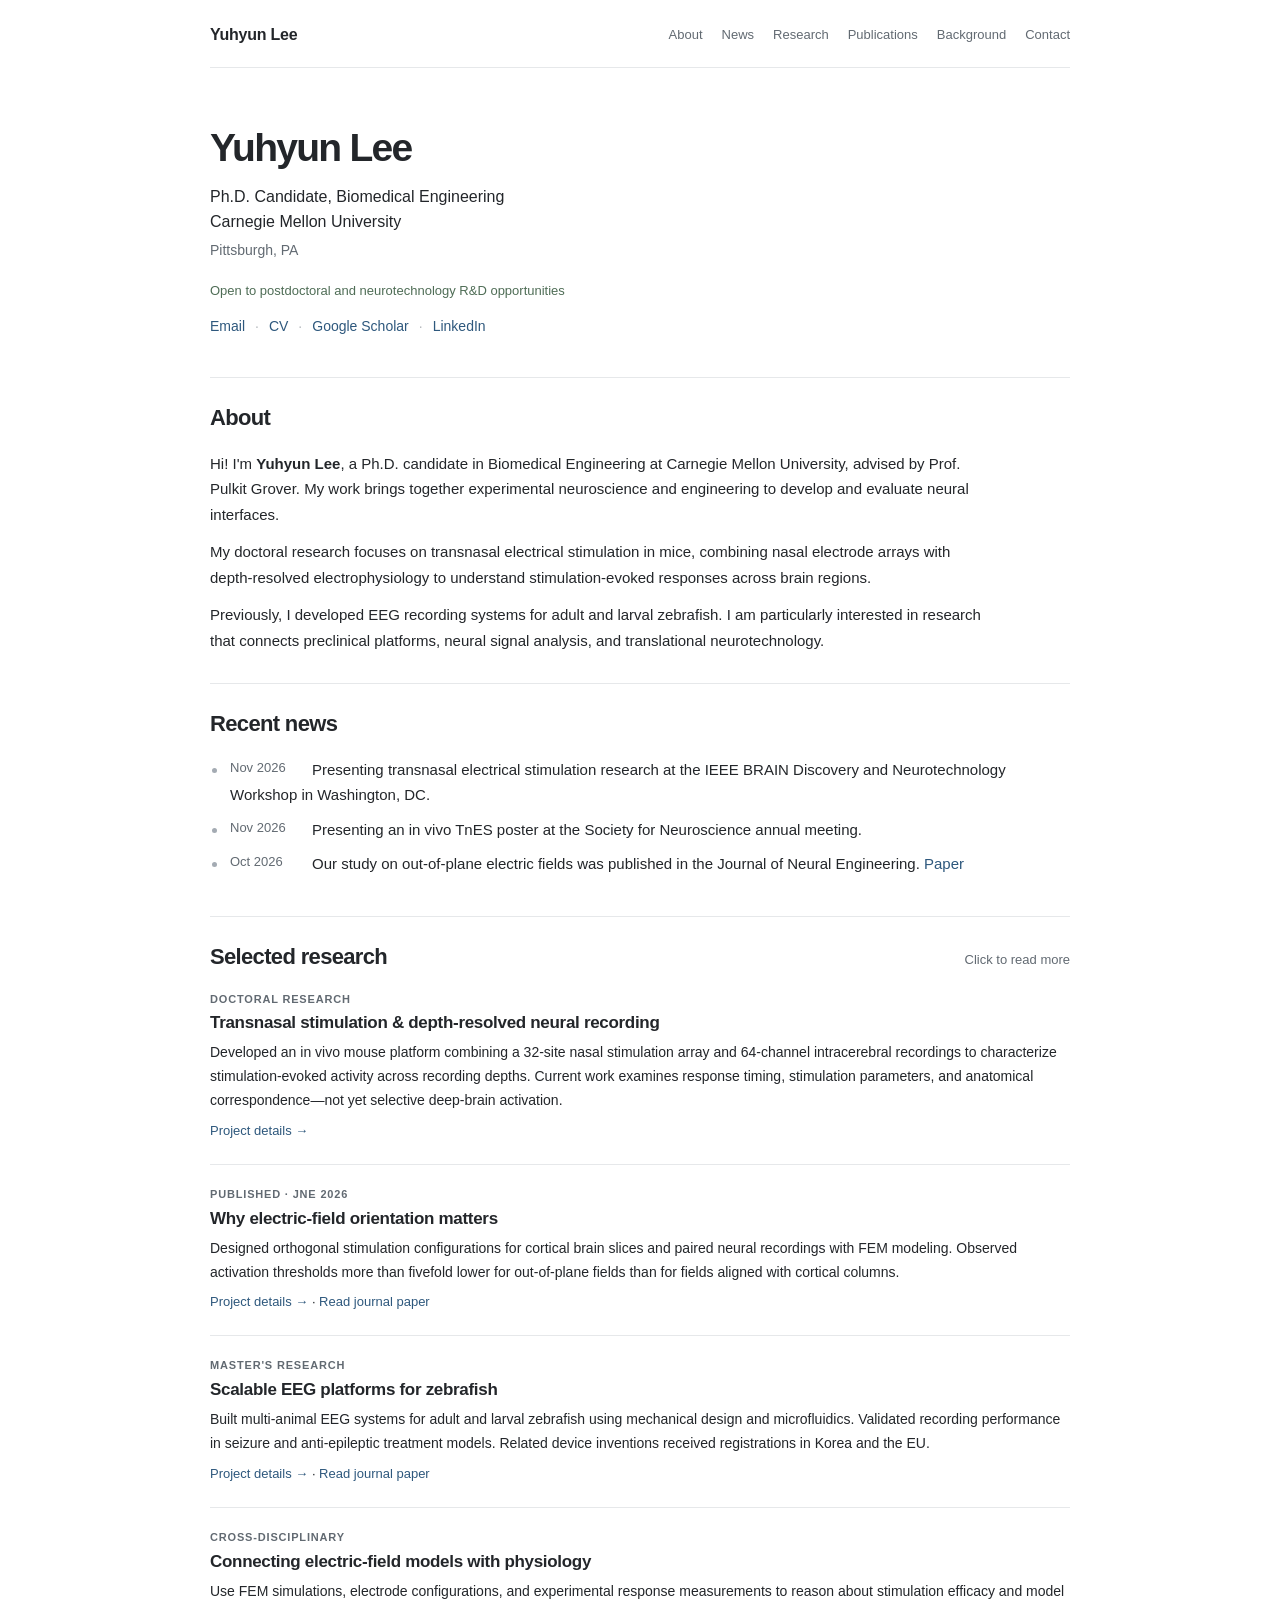
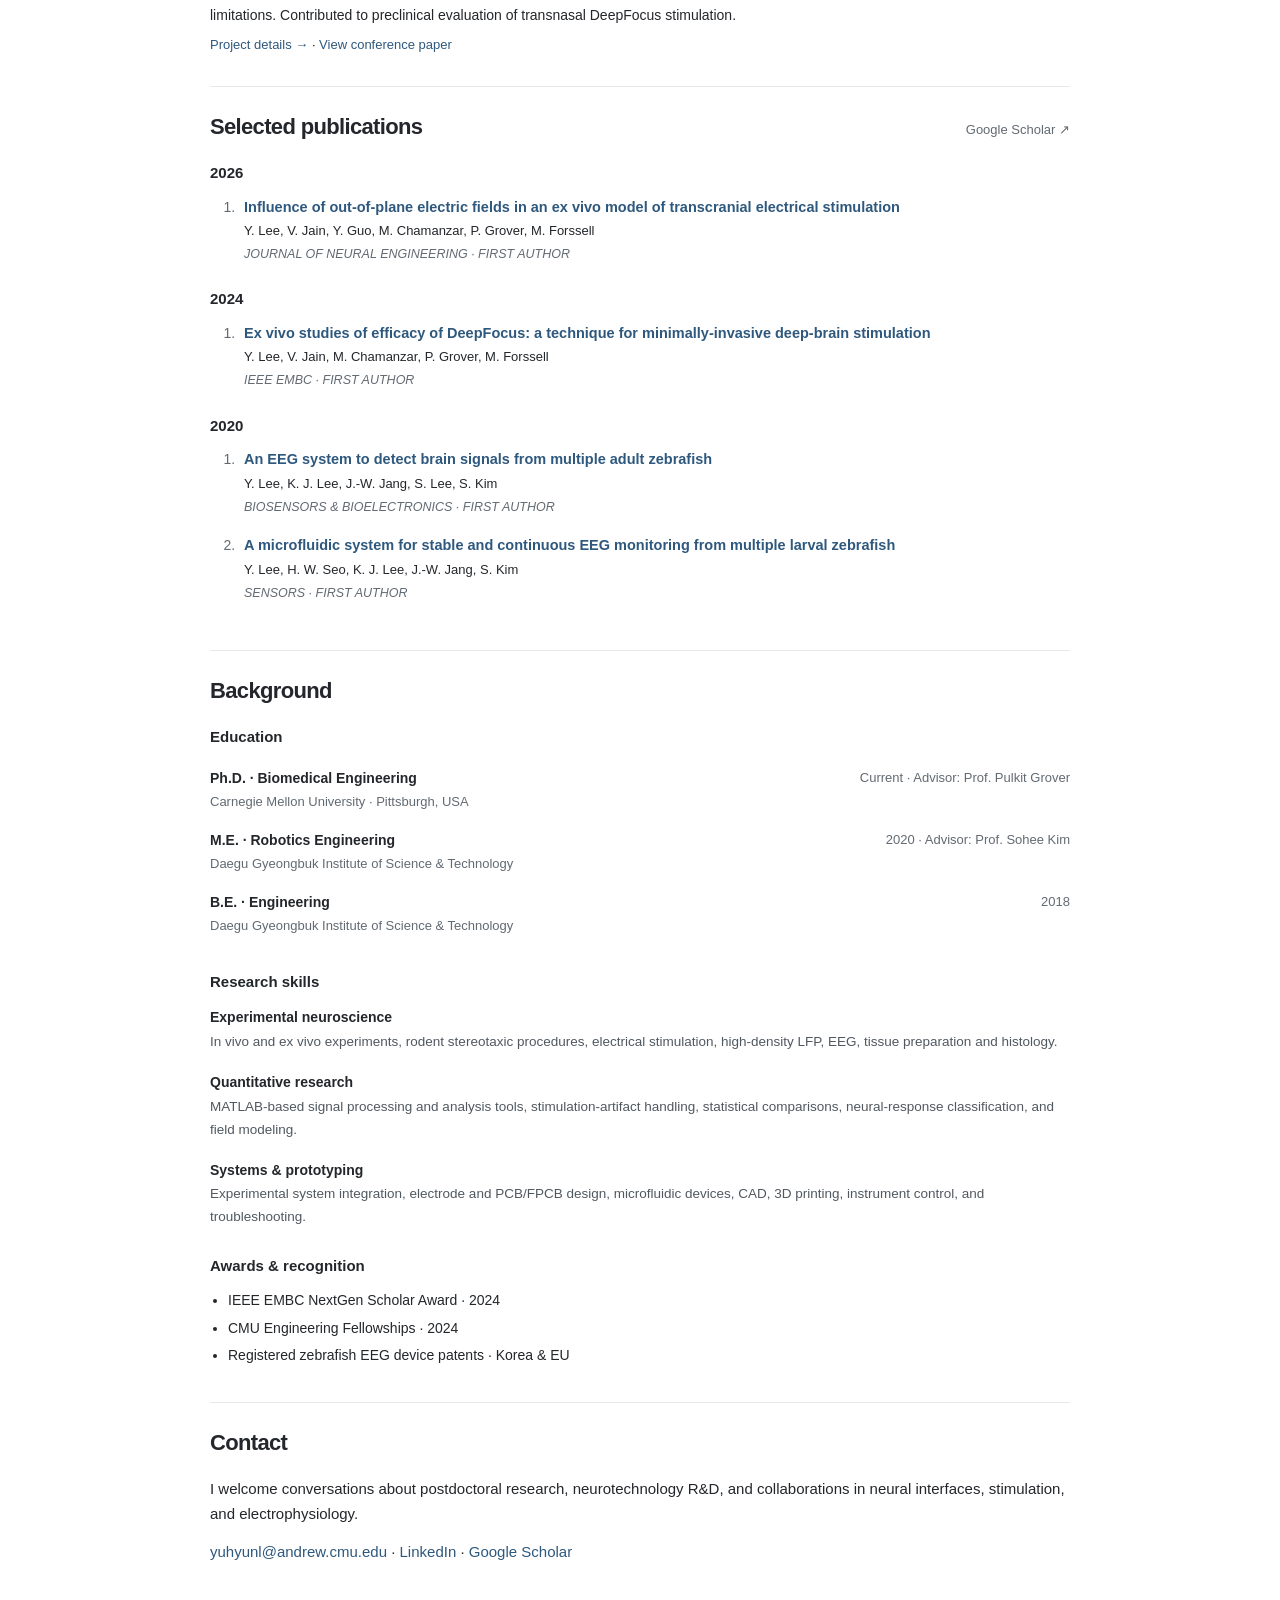
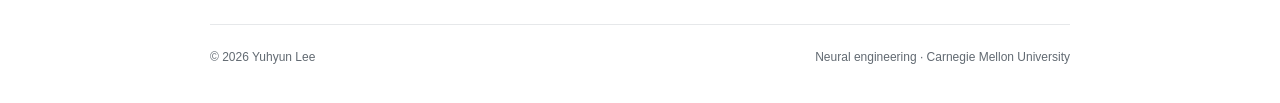
<file: index.html>
<!doctype html>
<html lang="en">
<head>
  <meta charset="utf-8">
  <meta name="viewport" content="width=device-width, initial-scale=1">
  <meta name="color-scheme" content="light">
  <meta name="theme-color" content="#ffffff">
  <meta name="description" content="Yuhyun Lee is a Biomedical Engineering Ph.D. candidate at Carnegie Mellon University building preclinical neural stimulation and electrophysiology platforms.">
  <meta property="og:title" content="Yuhyun Lee | Academic Profile">
  <meta property="og:description" content="Yuhyun Lee is a Biomedical Engineering Ph.D. candidate at Carnegie Mellon University building preclinical neural stimulation and electrophysiology platforms.">
  <meta property="og:type" content="website">
  <meta property="og:image" content="assets/social-preview.svg">
  <title>Yuhyun Lee | Academic Profile</title>
  <link rel="icon" href="assets/favicon.svg" type="image/svg+xml">
  <link rel="stylesheet" href="styles.css">
  <script type="application/ld+json">{"@context": "https://schema.org", "@type": "Person", "name": "Yuhyun Lee", "jobTitle": "Biomedical Engineering Ph.D. Candidate", "affiliation": {"@type": "Organization", "name": "Carnegie Mellon University"}, "email": "mailto:yuhyunl@andrew.cmu.edu", "sameAs": ["https://scholar.google.com/citations?user=YUVFgyQAAAAJ&hl=en", "https://www.linkedin.com/in/yuhyun-lee-01a385142/"]}</script>
</head>
<body>
  <a class="skip-link" href="#content">Skip to content</a>
  <div class="page">
    <header class="site-header">
      <a class="site-name" href="#top">Yuhyun Lee</a>
      <nav class="site-nav" aria-label="Main navigation">
        <a href="#about">About</a>
        <a href="#news">News</a>
        <a href="#research">Research</a>
        <a href="#publications">Publications</a>
        <a href="#background">Background</a>
        <a href="#contact">Contact</a>
      </nav>
    </header>
    <main id="content">
      <section class="intro" id="top" aria-labelledby="person-name">
        <div class="intro-copy">
          <h1 id="person-name">Yuhyun Lee</h1>
          <p class="intro-position">Ph.D. Candidate, Biomedical Engineering<br>Carnegie Mellon University</p>
          <p class="intro-location">Pittsburgh, PA</p>
          <p class="availability">Open to postdoctoral and neurotechnology R&amp;D opportunities</p>
          <div class="intro-links"><a href="mailto:yuhyunl@andrew.cmu.edu">Email</a><span class="link-dot"> · </span><a href="assets/Yuhyun_Lee_CV.pdf" download>CV</a><span class="link-dot"> · </span><a href="https://scholar.google.com/citations?user=YUVFgyQAAAAJ&amp;hl=en" rel="noopener noreferrer" target="_blank">Google Scholar</a><span class="link-dot"> · </span><a href="https://www.linkedin.com/in/yuhyun-lee-01a385142/" rel="noopener noreferrer" target="_blank">LinkedIn</a></div>
        </div>
        
      </section>
      <section id="about" class="content-section about" aria-labelledby="about-heading">
        <h2 id="about-heading">About</h2>
        <p>Hi! I'm <strong>Yuhyun Lee</strong>, a Ph.D. candidate in Biomedical Engineering at Carnegie Mellon University, advised by Prof. Pulkit Grover. My work brings together experimental neuroscience and engineering to develop and evaluate neural interfaces.</p>
        <p>My doctoral research focuses on transnasal electrical stimulation in mice, combining nasal electrode arrays with depth-resolved electrophysiology to understand stimulation-evoked responses across brain regions.</p>
        <p>Previously, I developed EEG recording systems for adult and larval zebrafish. I am particularly interested in research that connects preclinical platforms, neural signal analysis, and translational neurotechnology.</p>
      </section>
      <section id="news" class="content-section" aria-labelledby="news-heading">
        <h2 id="news-heading">Recent news</h2>
        <ul class="news-list"><li><time>Nov 2026</time><span>Presenting transnasal electrical stimulation research at the IEEE BRAIN Discovery and Neurotechnology Workshop in Washington, DC.</span></li>
<li><time>Nov 2026</time><span>Presenting an in vivo TnES poster at the Society for Neuroscience annual meeting.</span></li>
<li><time>Oct 2026</time><span>Our study on out-of-plane electric fields was published in the Journal of Neural Engineering. <a href="https://doi.org/10.1088/1741-2552/aeb04a" rel="noopener noreferrer" target="_blank">Paper</a></span></li></ul>
      </section>
      <section id="research" class="content-section" aria-labelledby="research-heading">
        <div class="section-title-row"><h2 id="research-heading">Selected research</h2><span class="section-note">Click to read more</span></div>
        <div class="research-list"><article class="research-item">
          <div class="research-text">
          <p class="research-eyebrow">DOCTORAL RESEARCH</p>
          <h3><a href="projects/transnasal-neural-recording/">Transnasal stimulation &amp; depth-resolved neural recording</a></h3>
          <p>Developed an in vivo mouse platform combining a 32-site nasal stimulation array and 64-channel intracerebral recordings to characterize stimulation-evoked activity across recording depths. Current work examines response timing, stimulation parameters, and anatomical correspondence—not yet selective deep-brain activation.</p>
          <div class="research-links"><a href="projects/transnasal-neural-recording/">Project details →</a></div>
          </div></article>
<article class="research-item">
          <div class="research-text">
          <p class="research-eyebrow">PUBLISHED · JNE 2026</p>
          <h3><a href="projects/electric-field-orientation/">Why electric-field orientation matters</a></h3>
          <p>Designed orthogonal stimulation configurations for cortical brain slices and paired neural recordings with FEM modeling. Observed activation thresholds more than fivefold lower for out-of-plane fields than for fields aligned with cortical columns.</p>
          <div class="research-links"><a href="projects/electric-field-orientation/">Project details →</a> · <a href="https://doi.org/10.1088/1741-2552/aeb04a" rel="noopener noreferrer" target="_blank">Read journal paper</a></div>
          </div></article>
<article class="research-item">
          <div class="research-text">
          <p class="research-eyebrow">MASTER&#x27;S RESEARCH</p>
          <h3><a href="projects/zebrafish-eeg-platforms/">Scalable EEG platforms for zebrafish</a></h3>
          <p>Built multi-animal EEG systems for adult and larval zebrafish using mechanical design and microfluidics. Validated recording performance in seizure and anti-epileptic treatment models. Related device inventions received registrations in Korea and the EU.</p>
          <div class="research-links"><a href="projects/zebrafish-eeg-platforms/">Project details →</a> · <a href="https://doi.org/10.1016/j.bios.2020.112315" rel="noopener noreferrer" target="_blank">Read journal paper</a></div>
          </div></article>
<article class="research-item">
          <div class="research-text">
          <p class="research-eyebrow">CROSS-DISCIPLINARY</p>
          <h3><a href="projects/electrical-field-modeling/">Connecting electric-field models with physiology</a></h3>
          <p>Use FEM simulations, electrode configurations, and experimental response measurements to reason about stimulation efficacy and model limitations. Contributed to preclinical evaluation of transnasal DeepFocus stimulation.</p>
          <div class="research-links"><a href="projects/electrical-field-modeling/">Project details →</a> · <a href="https://doi.org/10.1109/EMBC53108.2024.10781751" rel="noopener noreferrer" target="_blank">View conference paper</a></div>
          </div></article></div>
      </section>
      <section id="publications" class="content-section" aria-labelledby="publications-heading">
        <div class="section-title-row"><h2 id="publications-heading">Selected publications</h2><a href="https://scholar.google.com/citations?user=YUVFgyQAAAAJ&amp;hl=en" rel="noopener noreferrer" target="_blank">Google Scholar ↗</a></div>
        <h3 class="pub-year">2026</h3><ol class="publication-list">
<li><div class="pub-title"><a href="https://doi.org/10.1088/1741-2552/aeb04a" target="_blank" rel="noopener noreferrer">Influence of out-of-plane electric fields in an ex vivo model of transcranial electrical stimulation</a></div><div class="pub-authors">Y. Lee, V. Jain, Y. Guo, M. Chamanzar, P. Grover, M. Forssell</div><div class="pub-venue">JOURNAL OF NEURAL ENGINEERING · FIRST AUTHOR</div></li>
</ol>
<h3 class="pub-year">2024</h3><ol class="publication-list">
<li><div class="pub-title"><a href="https://doi.org/10.1109/EMBC53108.2024.10781751" target="_blank" rel="noopener noreferrer">Ex vivo studies of efficacy of DeepFocus: a technique for minimally-invasive deep-brain stimulation</a></div><div class="pub-authors">Y. Lee, V. Jain, M. Chamanzar, P. Grover, M. Forssell</div><div class="pub-venue">IEEE EMBC · FIRST AUTHOR</div></li>
</ol>
<h3 class="pub-year">2020</h3><ol class="publication-list">
<li><div class="pub-title"><a href="https://doi.org/10.1016/j.bios.2020.112315" target="_blank" rel="noopener noreferrer">An EEG system to detect brain signals from multiple adult zebrafish</a></div><div class="pub-authors">Y. Lee, K. J. Lee, J.-W. Jang, S. Lee, S. Kim</div><div class="pub-venue">BIOSENSORS &amp; BIOELECTRONICS · FIRST AUTHOR</div></li>
<li><div class="pub-title"><a href="https://doi.org/10.3390/s20205903" target="_blank" rel="noopener noreferrer">A microfluidic system for stable and continuous EEG monitoring from multiple larval zebrafish</a></div><div class="pub-authors">Y. Lee, H. W. Seo, K. J. Lee, J.-W. Jang, S. Kim</div><div class="pub-venue">SENSORS · FIRST AUTHOR</div></li>
</ol>
      </section>
      <section id="background" class="content-section" aria-labelledby="background-heading">
        <h2 id="background-heading">Background</h2>
        <h3 class="subsection-heading">Education</h3>
        <div class="simple-list"><div class="education-row"><div><strong>Ph.D. · Biomedical Engineering</strong><span>Carnegie Mellon University · Pittsburgh, USA</span></div><small>Current · Advisor: Prof. Pulkit Grover</small></div>
<div class="education-row"><div><strong>M.E. · Robotics Engineering</strong><span>Daegu Gyeongbuk Institute of Science &amp; Technology</span></div><small>2020 · Advisor: Prof. Sohee Kim</small></div>
<div class="education-row"><div><strong>B.E. · Engineering</strong><span>Daegu Gyeongbuk Institute of Science &amp; Technology</span></div><small>2018</small></div></div>
        <h3 class="subsection-heading">Research skills</h3>
        <div class="skill-list"><div class="skill-row"><strong>Experimental neuroscience</strong><p>In vivo and ex vivo experiments, rodent stereotaxic procedures, electrical stimulation, high-density LFP, EEG, tissue preparation and histology.</p></div>
<div class="skill-row"><strong>Quantitative research</strong><p>MATLAB-based signal processing and analysis tools, stimulation-artifact handling, statistical comparisons, neural-response classification, and field modeling.</p></div>
<div class="skill-row"><strong>Systems &amp; prototyping</strong><p>Experimental system integration, electrode and PCB/FPCB design, microfluidic devices, CAD, 3D printing, instrument control, and troubleshooting.</p></div></div>
        <h3 class="subsection-heading">Awards &amp; recognition</h3>
        <ul class="plain-list"><li>IEEE EMBC NextGen Scholar Award · 2024</li>
<li>CMU Engineering Fellowships · 2024</li>
<li>Registered zebrafish EEG device patents · Korea &amp; EU</li></ul>
      </section>
      <section id="contact" class="content-section contact" aria-labelledby="contact-heading">
        <h2 id="contact-heading">Contact</h2>
        <p>I welcome conversations about postdoctoral research, neurotechnology R&amp;D, and collaborations in neural interfaces, stimulation, and electrophysiology.</p>
        <p><a href="mailto:yuhyunl@andrew.cmu.edu">yuhyunl@andrew.cmu.edu</a> · <a href="https://www.linkedin.com/in/yuhyun-lee-01a385142/" target="_blank" rel="noopener noreferrer">LinkedIn</a> · <a href="https://scholar.google.com/citations?user=YUVFgyQAAAAJ&amp;hl=en" target="_blank" rel="noopener noreferrer">Google Scholar</a></p>
      </section>
    </main>
    <footer class="site-footer"><span>© 2026 Yuhyun Lee</span><span>Neural engineering · Carnegie Mellon University</span></footer>
  </div>
</body>
</html>
</file>
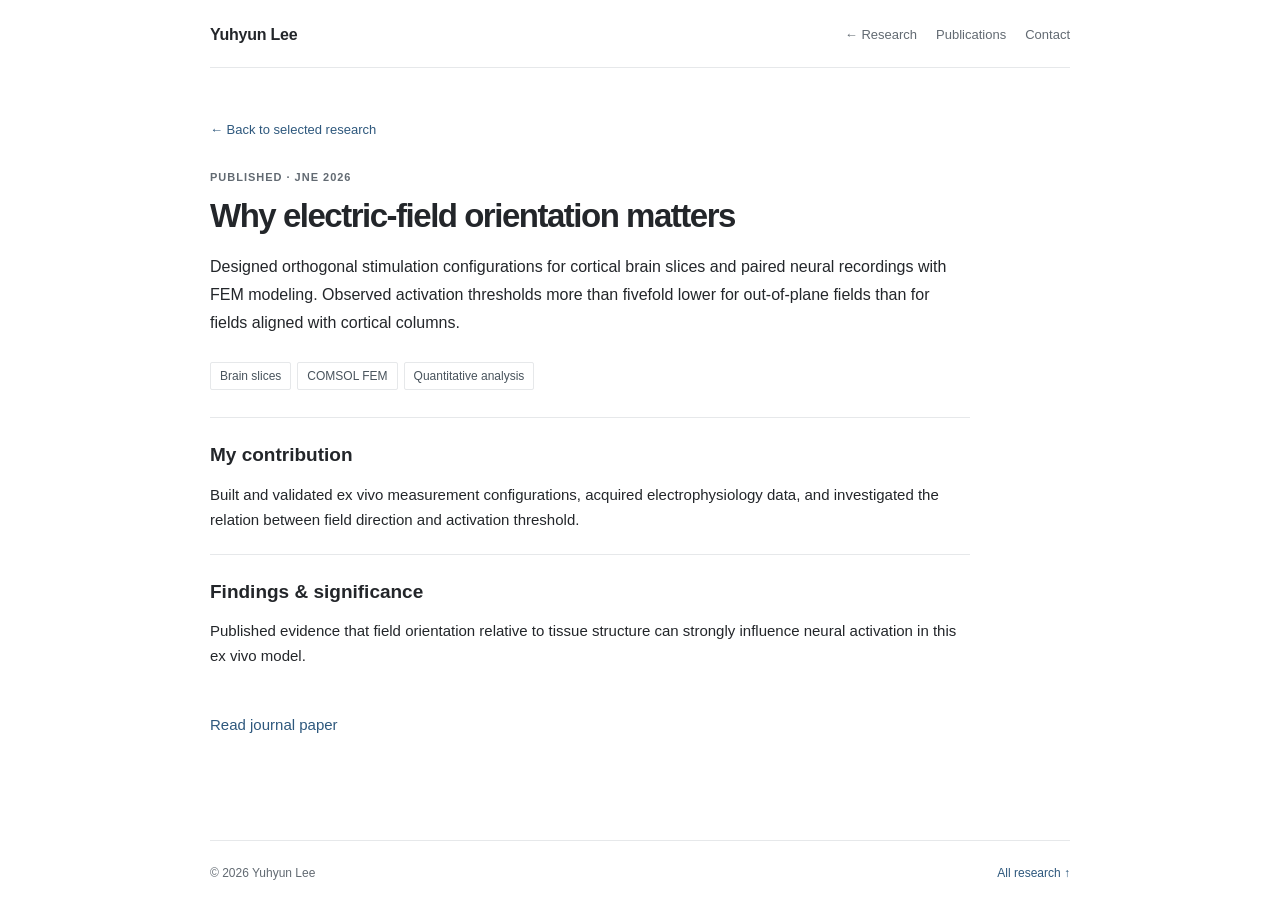
<file: projects/electric-field-orientation/index.html>
<!doctype html><html lang="en"><head><meta charset="utf-8"><meta name="viewport" content="width=device-width,initial-scale=1"><meta name="color-scheme" content="light"><meta name="theme-color" content="#ffffff"><meta name="description" content="Designed orthogonal stimulation configurations for cortical brain slices and paired neural recordings with FEM modeling. Observed activation thresholds more than fivefold lower for out-of-plane fields than for fields aligned with cortical columns."><title>Why electric-field orientation matters | Yuhyun Lee</title><link rel="icon" href="../../assets/favicon.svg" type="image/svg+xml"><link rel="stylesheet" href="../../styles.css"><link rel="stylesheet" href="../../project-detail.css"></head><body><a class="skip-link" href="#project">Skip to content</a>
      <div class="page"><header class="site-header"><a href="../../index.html" class="site-name">Yuhyun Lee</a><nav class="site-nav" aria-label="Page navigation"><a href="../../index.html#research">← Research</a><a href="../../index.html#publications">Publications</a><a href="../../index.html#contact">Contact</a></nav></header>
      <main id="project" class="detail-page"><a href="../../index.html#research" class="detail-back">← Back to selected research</a><div class="detail-kicker">PUBLISHED · JNE 2026</div><h1>Why electric-field orientation matters</h1>
      <p class="detail-summary">Designed orthogonal stimulation configurations for cortical brain slices and paired neural recordings with FEM modeling. Observed activation thresholds more than fivefold lower for out-of-plane fields than for fields aligned with cortical columns.</p><div class="detail-tags"><span>Brain slices</span><span>COMSOL FEM</span><span>Quantitative analysis</span></div>
      <section><h2>My contribution</h2><p>Built and validated ex vivo measurement configurations, acquired electrophysiology data, and investigated the relation between field direction and activation threshold.</p></section>
      <section><h2>Findings &amp; significance</h2><p>Published evidence that field orientation relative to tissue structure can strongly influence neural activation in this ex vivo model.</p></section>
      <p class="detail-paper"><a href="https://doi.org/10.1088/1741-2552/aeb04a" rel="noopener noreferrer" target="_blank">Read journal paper</a></p>
      
      </main><footer class="site-footer"><span>© 2026 Yuhyun Lee</span><a href="../../index.html#research">All research ↑</a></footer></div></body></html>
</file>
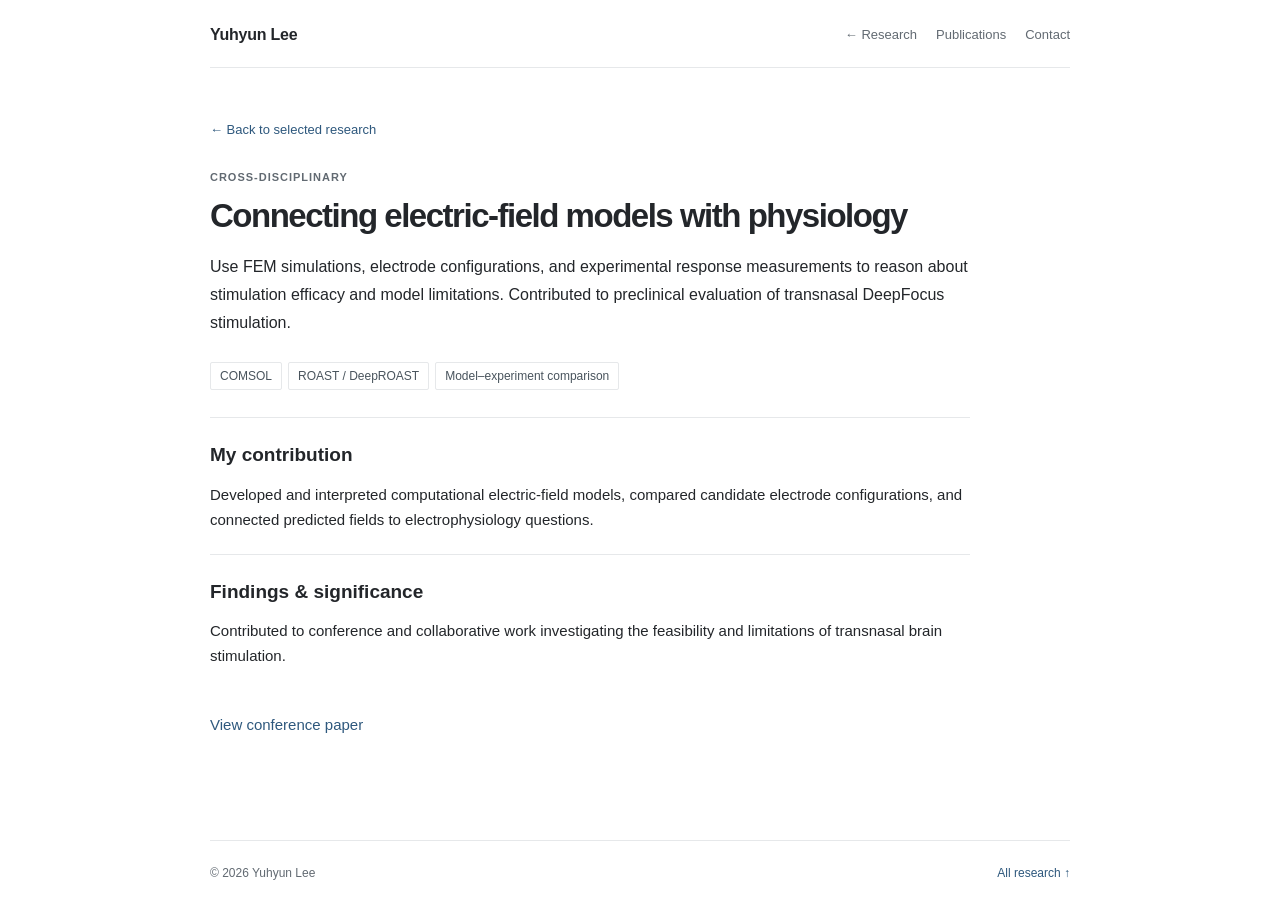
<file: projects/electrical-field-modeling/index.html>
<!doctype html><html lang="en"><head><meta charset="utf-8"><meta name="viewport" content="width=device-width,initial-scale=1"><meta name="color-scheme" content="light"><meta name="theme-color" content="#ffffff"><meta name="description" content="Use FEM simulations, electrode configurations, and experimental response measurements to reason about stimulation efficacy and model limitations. Contributed to preclinical evaluation of transnasal DeepFocus stimulation."><title>Connecting electric-field models with physiology | Yuhyun Lee</title><link rel="icon" href="../../assets/favicon.svg" type="image/svg+xml"><link rel="stylesheet" href="../../styles.css"><link rel="stylesheet" href="../../project-detail.css"></head><body><a class="skip-link" href="#project">Skip to content</a>
      <div class="page"><header class="site-header"><a href="../../index.html" class="site-name">Yuhyun Lee</a><nav class="site-nav" aria-label="Page navigation"><a href="../../index.html#research">← Research</a><a href="../../index.html#publications">Publications</a><a href="../../index.html#contact">Contact</a></nav></header>
      <main id="project" class="detail-page"><a href="../../index.html#research" class="detail-back">← Back to selected research</a><div class="detail-kicker">CROSS-DISCIPLINARY</div><h1>Connecting electric-field models with physiology</h1>
      <p class="detail-summary">Use FEM simulations, electrode configurations, and experimental response measurements to reason about stimulation efficacy and model limitations. Contributed to preclinical evaluation of transnasal DeepFocus stimulation.</p><div class="detail-tags"><span>COMSOL</span><span>ROAST / DeepROAST</span><span>Model–experiment comparison</span></div>
      <section><h2>My contribution</h2><p>Developed and interpreted computational electric-field models, compared candidate electrode configurations, and connected predicted fields to electrophysiology questions.</p></section>
      <section><h2>Findings &amp; significance</h2><p>Contributed to conference and collaborative work investigating the feasibility and limitations of transnasal brain stimulation.</p></section>
      <p class="detail-paper"><a href="https://doi.org/10.1109/EMBC53108.2024.10781751" rel="noopener noreferrer" target="_blank">View conference paper</a></p>
      
      </main><footer class="site-footer"><span>© 2026 Yuhyun Lee</span><a href="../../index.html#research">All research ↑</a></footer></div></body></html>
</file>
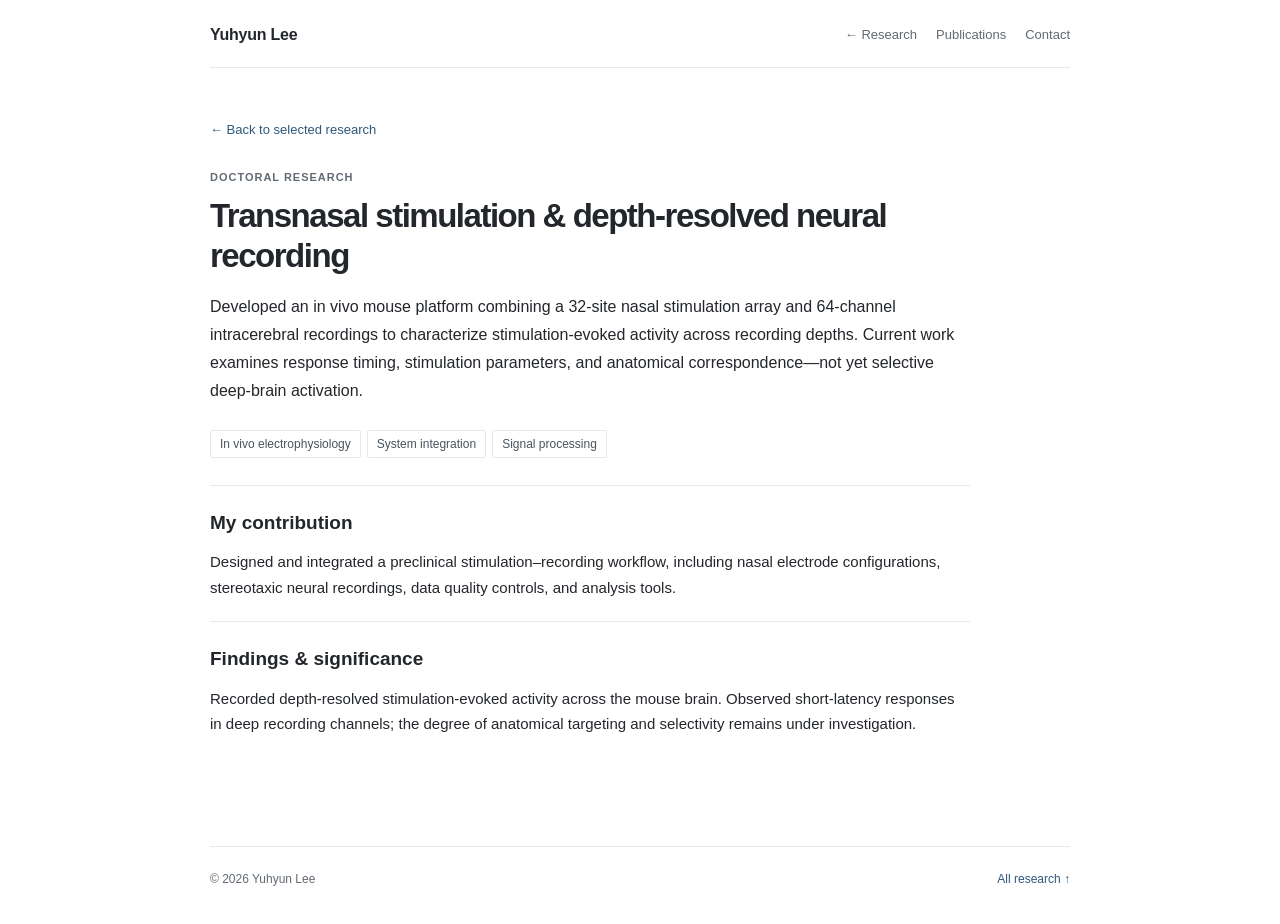
<file: projects/transnasal-neural-recording/index.html>
<!doctype html><html lang="en"><head><meta charset="utf-8"><meta name="viewport" content="width=device-width,initial-scale=1"><meta name="color-scheme" content="light"><meta name="theme-color" content="#ffffff"><meta name="description" content="Developed an in vivo mouse platform combining a 32-site nasal stimulation array and 64-channel intracerebral recordings to characterize stimulation-evoked activity across recording depths. Current work examines response timing, stimulation parameters, and anatomical correspondence—not yet selective deep-brain activation."><title>Transnasal stimulation &amp; depth-resolved neural recording | Yuhyun Lee</title><link rel="icon" href="../../assets/favicon.svg" type="image/svg+xml"><link rel="stylesheet" href="../../styles.css"><link rel="stylesheet" href="../../project-detail.css"></head><body><a class="skip-link" href="#project">Skip to content</a>
      <div class="page"><header class="site-header"><a href="../../index.html" class="site-name">Yuhyun Lee</a><nav class="site-nav" aria-label="Page navigation"><a href="../../index.html#research">← Research</a><a href="../../index.html#publications">Publications</a><a href="../../index.html#contact">Contact</a></nav></header>
      <main id="project" class="detail-page"><a href="../../index.html#research" class="detail-back">← Back to selected research</a><div class="detail-kicker">DOCTORAL RESEARCH</div><h1>Transnasal stimulation &amp; depth-resolved neural recording</h1>
      <p class="detail-summary">Developed an in vivo mouse platform combining a 32-site nasal stimulation array and 64-channel intracerebral recordings to characterize stimulation-evoked activity across recording depths. Current work examines response timing, stimulation parameters, and anatomical correspondence—not yet selective deep-brain activation.</p><div class="detail-tags"><span>In vivo electrophysiology</span><span>System integration</span><span>Signal processing</span></div>
      <section><h2>My contribution</h2><p>Designed and integrated a preclinical stimulation–recording workflow, including nasal electrode configurations, stereotaxic neural recordings, data quality controls, and analysis tools.</p></section>
      <section><h2>Findings &amp; significance</h2><p>Recorded depth-resolved stimulation-evoked activity across the mouse brain. Observed short-latency responses in deep recording channels; the degree of anatomical targeting and selectivity remains under investigation.</p></section>
      
      
      </main><footer class="site-footer"><span>© 2026 Yuhyun Lee</span><a href="../../index.html#research">All research ↑</a></footer></div></body></html>
</file>
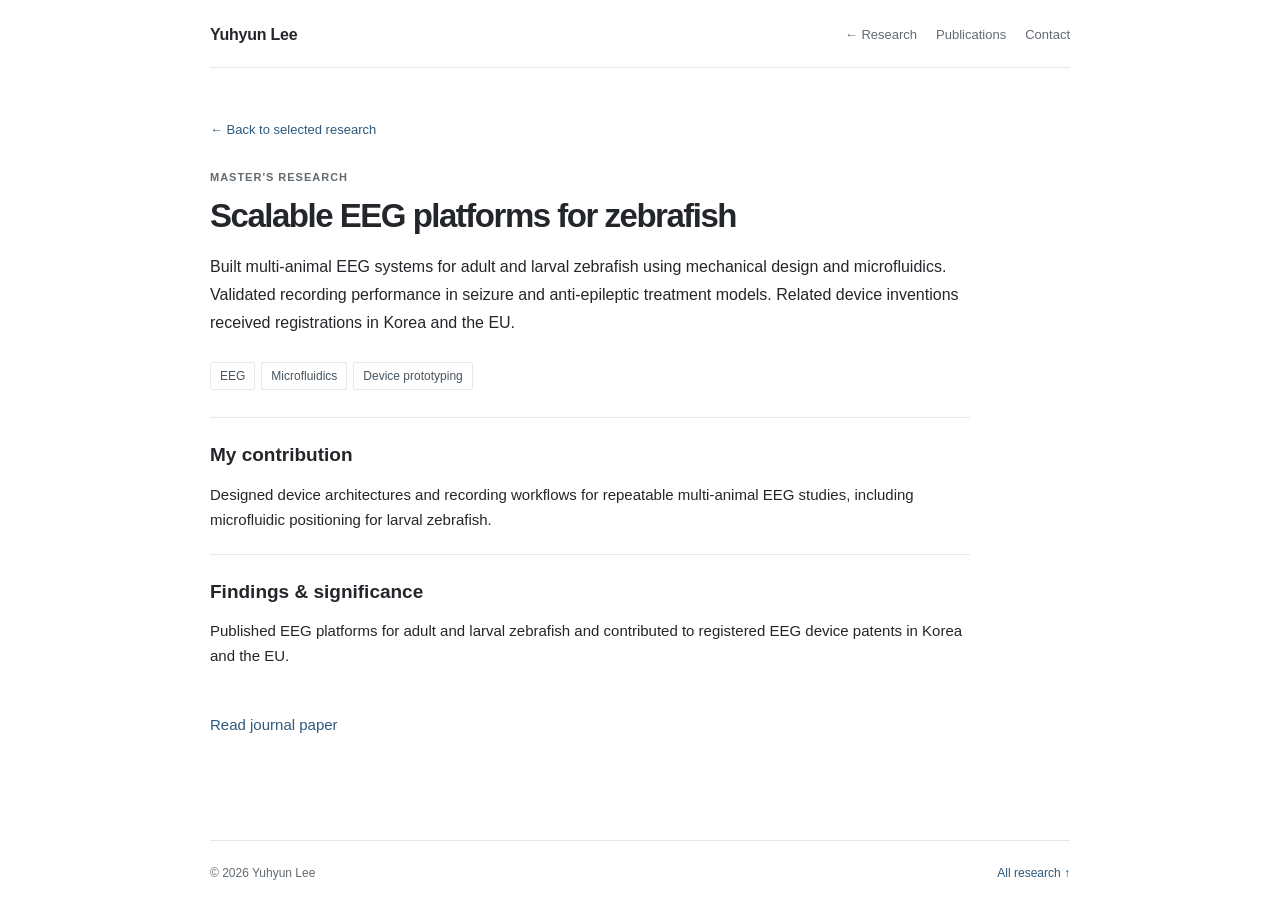
<file: projects/zebrafish-eeg-platforms/index.html>
<!doctype html><html lang="en"><head><meta charset="utf-8"><meta name="viewport" content="width=device-width,initial-scale=1"><meta name="color-scheme" content="light"><meta name="theme-color" content="#ffffff"><meta name="description" content="Built multi-animal EEG systems for adult and larval zebrafish using mechanical design and microfluidics. Validated recording performance in seizure and anti-epileptic treatment models. Related device inventions received registrations in Korea and the EU."><title>Scalable EEG platforms for zebrafish | Yuhyun Lee</title><link rel="icon" href="../../assets/favicon.svg" type="image/svg+xml"><link rel="stylesheet" href="../../styles.css"><link rel="stylesheet" href="../../project-detail.css"></head><body><a class="skip-link" href="#project">Skip to content</a>
      <div class="page"><header class="site-header"><a href="../../index.html" class="site-name">Yuhyun Lee</a><nav class="site-nav" aria-label="Page navigation"><a href="../../index.html#research">← Research</a><a href="../../index.html#publications">Publications</a><a href="../../index.html#contact">Contact</a></nav></header>
      <main id="project" class="detail-page"><a href="../../index.html#research" class="detail-back">← Back to selected research</a><div class="detail-kicker">MASTER&#x27;S RESEARCH</div><h1>Scalable EEG platforms for zebrafish</h1>
      <p class="detail-summary">Built multi-animal EEG systems for adult and larval zebrafish using mechanical design and microfluidics. Validated recording performance in seizure and anti-epileptic treatment models. Related device inventions received registrations in Korea and the EU.</p><div class="detail-tags"><span>EEG</span><span>Microfluidics</span><span>Device prototyping</span></div>
      <section><h2>My contribution</h2><p>Designed device architectures and recording workflows for repeatable multi-animal EEG studies, including microfluidic positioning for larval zebrafish.</p></section>
      <section><h2>Findings &amp; significance</h2><p>Published EEG platforms for adult and larval zebrafish and contributed to registered EEG device patents in Korea and the EU.</p></section>
      <p class="detail-paper"><a href="https://doi.org/10.1016/j.bios.2020.112315" rel="noopener noreferrer" target="_blank">Read journal paper</a></p>
      
      </main><footer class="site-footer"><span>© 2026 Yuhyun Lee</span><a href="../../index.html#research">All research ↑</a></footer></div></body></html>
</file>
<file: styles.css>
/* Minimal academic profile — content managed via Pages CMS. */
:root { --text:#23262a; --muted:#626a72; --blue:#2e587d; --blue-hover:#173b5e; --line:#e6e8ea; --surface:#ffffff; --soft:#f5f7f8; }
* { box-sizing:border-box; }
html { scroll-behavior:smooth; scroll-padding-top:24px; }
body { margin:0; background:var(--surface); color:var(--text); font-family:-apple-system,BlinkMacSystemFont,"Segoe UI",Helvetica,Arial,sans-serif; font-size:15px; line-height:1.7; -webkit-font-smoothing:antialiased; }
a { color:var(--blue); text-decoration:none; text-underline-offset:3px; }
a:hover { color:var(--blue-hover); text-decoration:underline; }
a:focus-visible { outline:2px solid var(--blue); outline-offset:3px; }
.page { width:min(100% - 48px,860px); margin:0 auto; }
.skip-link { position:absolute; top:-60px; left:1rem; z-index:100; padding:8px 14px; background:#fff; border:1px solid var(--line); }
.skip-link:focus { top:12px; }
.site-header { display:flex; align-items:center; justify-content:space-between; gap:24px; border-bottom:1px solid var(--line); padding:21px 0 19px; }
.site-name { font-size:16px; color:var(--text); font-weight:650; letter-spacing:-.015em; white-space:nowrap; }
.site-name:hover { text-decoration:none; }
.site-nav { display:flex; flex-wrap:wrap; align-items:center; column-gap:19px; row-gap:4px; }
.site-nav a { font-size:13px; color:var(--muted); }
.site-nav a:hover { color:var(--blue); }
.intro { display:flex; align-items:flex-start; justify-content:space-between; gap:36px; padding:56px 0 38px; }
.intro-copy { min-width:0; }
h1 { font-size:39px; font-weight:700; letter-spacing:-.045em; line-height:1.22; margin:0 0 13px; }
.intro-position { font-weight:500; line-height:1.55; margin:0; font-size:16px; }
.intro-location { color:var(--muted); margin:5px 0 12px; font-size:14px; }
.availability { margin:17px 0 13px; color:#4f6d56; font-size:13px; font-weight:500; }
.intro-links { color:var(--muted); font-size:14px; display:flex; flex-wrap:wrap; column-gap:10px; }
.intro-links .link-dot { color:#b6babe; }
.portrait-wrap { width:162px; height:186px; flex:0 0 162px; border:1px solid var(--line); background:var(--soft); overflow:hidden; border-radius:4px; }
.portrait { width:100%; height:100%; object-fit:cover; object-position:center; }
.content-section { padding:25px 0 30px; border-top:1px solid var(--line); scroll-margin-top:20px; }
.content-section h2 { font-size:22px; font-weight:680; letter-spacing:-.03em; line-height:1.35; margin:0 0 18px; }
.about p { max-width:785px; margin:0 0 12px; }
.about p:last-child { margin-bottom:0; }
.content-section p { overflow-wrap:break-word; }
.section-title-row { display:flex; align-items:baseline; justify-content:space-between; gap:18px; }
.section-title-row h2 { margin-bottom:18px; }
.section-title-row > a, .section-note { font-size:13px; color:var(--muted); }
.news-list, .plain-list { padding-left:18px; margin:0; }
.news-list { list-style:disc; }
.news-list li { margin:9px 0; padding-left:2px; }
.news-list li::marker { color:#a4abb3; }
.news-list time { color:var(--muted); font-size:13px; display:inline-block; width:82px; vertical-align:top; }
.news-list li > span { display:inline; }
.research-list { display:block; }
.research-item { display:flex; gap:20px; padding:20px 0 22px; border-bottom:1px solid var(--line); }
.research-item:first-child { padding-top:0; }
.research-item:last-child { border-bottom:0; padding-bottom:0; }
.research-media { display:block; width:160px; height:106px; flex:0 0 160px; border:1px solid var(--line); overflow:hidden; background:var(--soft); border-radius:3px; }
.research-cover { width:100%; height:100%; display:block; object-fit:cover; }
.research-text { min-width:0; flex:1; }
.research-eyebrow { text-transform:uppercase; font-size:11px; font-weight:650; letter-spacing:.075em; color:var(--muted); margin:0 0 3px; }
.research-item h3 { margin:0 0 6px; font-size:17px; letter-spacing:-.018em; line-height:1.42; font-weight:650; }
.research-item h3 a { color:var(--text); }
.research-item h3 a:hover { color:var(--blue); }
.research-item p:not(.research-eyebrow) { font-size:14px; line-height:1.7; margin:0 0 7px; }
.research-links { font-size:13px; }
.pub-year { font-size:15px; color:var(--text); margin:21px 0 10px; font-weight:700; }
.pub-year:first-of-type { margin-top:0; }
.publication-list { list-style:decimal; padding-left:29px; margin:0 0 12px; }
.publication-list li { padding-left:5px; margin-bottom:16px; }
.publication-list li::marker { color:var(--muted); font-size:14px; }
.pub-title { font-size:14.5px; font-weight:630; line-height:1.55; }
.pub-authors { font-size:13px; margin-top:2px; }
.pub-venue { color:var(--muted); font-size:12.5px; font-style:italic; margin-top:2px; text-transform:none; }
.subsection-heading { font-size:15px; margin:24px 0 10px; font-weight:700; }
.subsection-heading:first-of-type { margin-top:2px; }
.education-row { display:flex; justify-content:space-between; gap:20px; padding:8px 0; }
.education-row > div { display:flex; flex-direction:column; }
.education-row strong { font-size:14px; font-weight:600; }
.education-row span, .education-row small { font-size:13px; color:var(--muted); }
.education-row small { text-align:right; min-width:180px; }
.skill-row { margin:10px 0 15px; }
.skill-row strong { font-size:14px; }
.skill-row p { margin:1px 0; font-size:13.5px; color:#505860; }
.plain-list li { font-size:14px; margin:4px 0; }
.contact p { margin:0 0 12px; }
.site-footer { display:flex; justify-content:space-between; gap:15px; border-top:1px solid var(--line); padding:22px 0 35px; margin-top:18px; color:var(--muted); font-size:12px; }
@media(max-width:700px) {
 .page { width:min(100% - 36px,860px); }
 .site-header { display:block; padding:15px 0 13px; }
 .site-name { display:inline-block; margin-bottom:7px; }
 .site-nav { gap:5px 15px; }
 .site-nav a { font-size:12.5px; }
 .intro { padding:37px 0 29px; gap:18px; }
 h1 { font-size:34px; }
 .intro-position { font-size:14px; }
 .portrait-wrap { width:106px; height:127px; flex-basis:106px; }
 .content-section { padding:22px 0 27px; }
 .content-section h2 { font-size:21px; }
 .research-item { padding:17px 0; gap:13px; }
 .research-media { width:96px; height:84px; flex-basis:96px; }
 .research-item h3 { font-size:15.5px; }
 .news-list time { width:76px; font-size:12.5px; }
 .education-row { display:block; }
 .education-row small { display:block; text-align:left; }
 .site-footer { flex-direction:column; gap:0; }
}
@media(max-width:440px) {
 .intro { flex-wrap:wrap; }
 .portrait-wrap { order:-1; width:84px; height:94px; flex:0 0 84px; margin-bottom:0; }
 .intro-copy { flex:1 1 220px; }
 .research-item.has-cover { display:block; }
 .research-media { width:100%; max-width:240px; height:135px; margin-bottom:11px; }
 .section-note { display:none; }
 .news-list time { display:block; width:auto; }
 .publication-list { padding-left:24px; }
}
@media(prefers-reduced-motion:reduce) { html { scroll-behavior:auto; } }
</file>
<file: project-detail.css>
.detail-page { padding:48px 0 70px; max-width:760px; }
.detail-back { font-size:13px; }
.detail-kicker { font-size:11px; text-transform:uppercase; letter-spacing:.09em; color:var(--muted); font-weight:700; margin-top:26px; }
.detail-page h1 { font-size:33px; line-height:1.2; margin:10px 0 17px; }
.detail-summary { font-size:16px; line-height:1.75; margin:0 0 25px; }
.detail-tags { display:flex; flex-wrap:wrap; gap:6px; margin-bottom:27px; }
.detail-tags span { color:#49545d; border:1px solid var(--line); font-size:12px; padding:3px 9px; border-radius:2px; }
.detail-page section { padding:21px 0; border-top:1px solid var(--line); }
.detail-page section h2 { font-size:19px; margin:0 0 10px; }
.detail-page section p { margin:0; }
.detail-cover { margin:26px 0 30px; }
.detail-cover img { display:block; max-width:100%; max-height:520px; object-fit:contain; border:1px solid var(--line); border-radius:3px; }
.detail-cover figcaption, .detail-gallery figcaption { color:var(--muted); font-size:12px; margin-top:7px; }
.detail-paper { margin-top:22px; }
.detail-gallery { display:grid; grid-template-columns:repeat(2,minmax(0,1fr)); gap:20px; }
.detail-gallery figure { margin:0; }
.detail-gallery img { max-width:100%; width:100%; object-fit:contain; border:1px solid var(--line); }
@media(max-width:600px){ .detail-page { padding:30px 0 55px; } .detail-page h1 { font-size:29px; } .detail-gallery { grid-template-columns:1fr; } }
</file>
